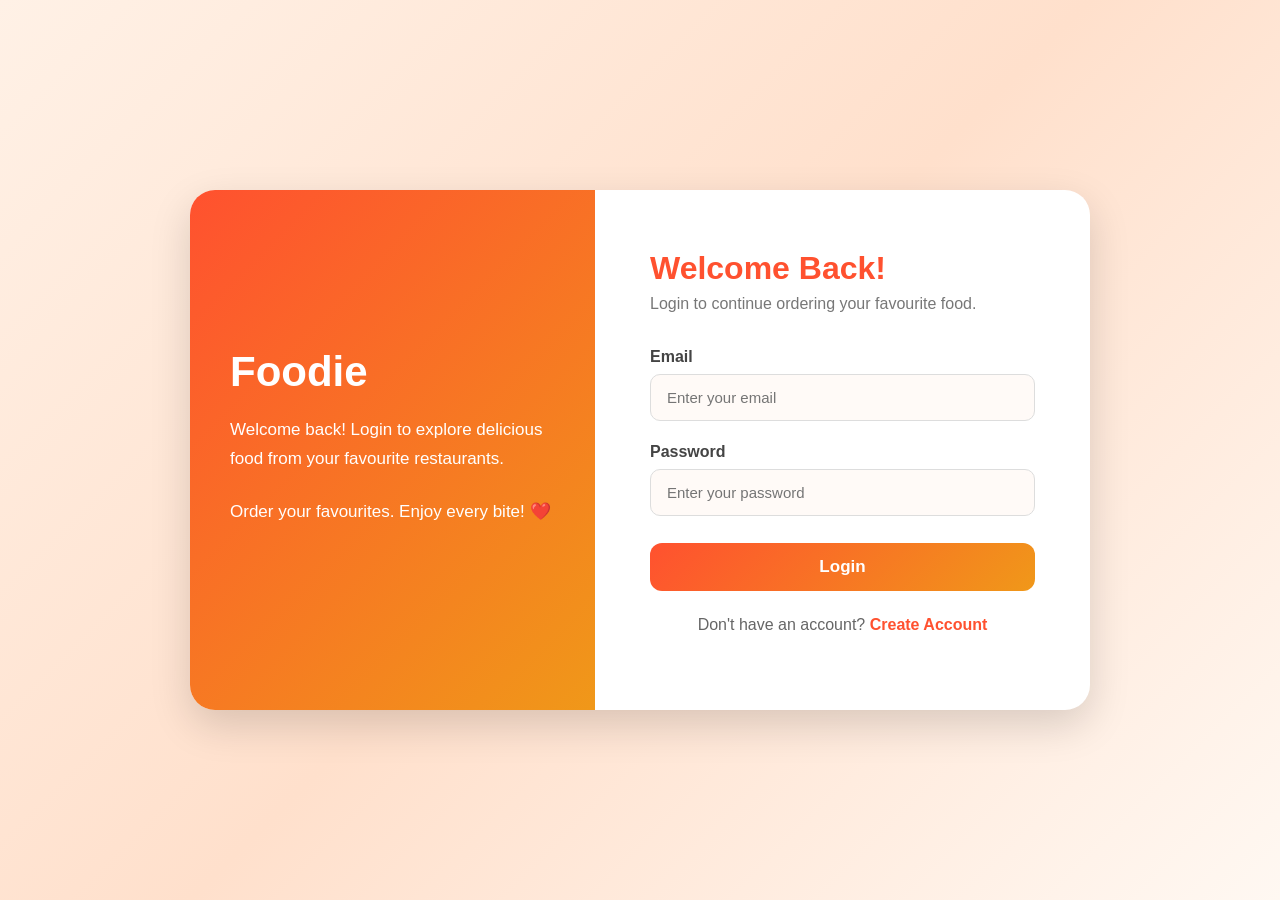
<file: index.html>
<!DOCTYPE html>
<html>
<head>
    <meta charset="UTF-8">
    <title>FoodieExpress</title>

    <meta http-equiv="refresh"
          content="0; URL=login.html">
</head>

<body>

    <p>Loading FoodieExpress...</p>

</body>
</html>
</file>
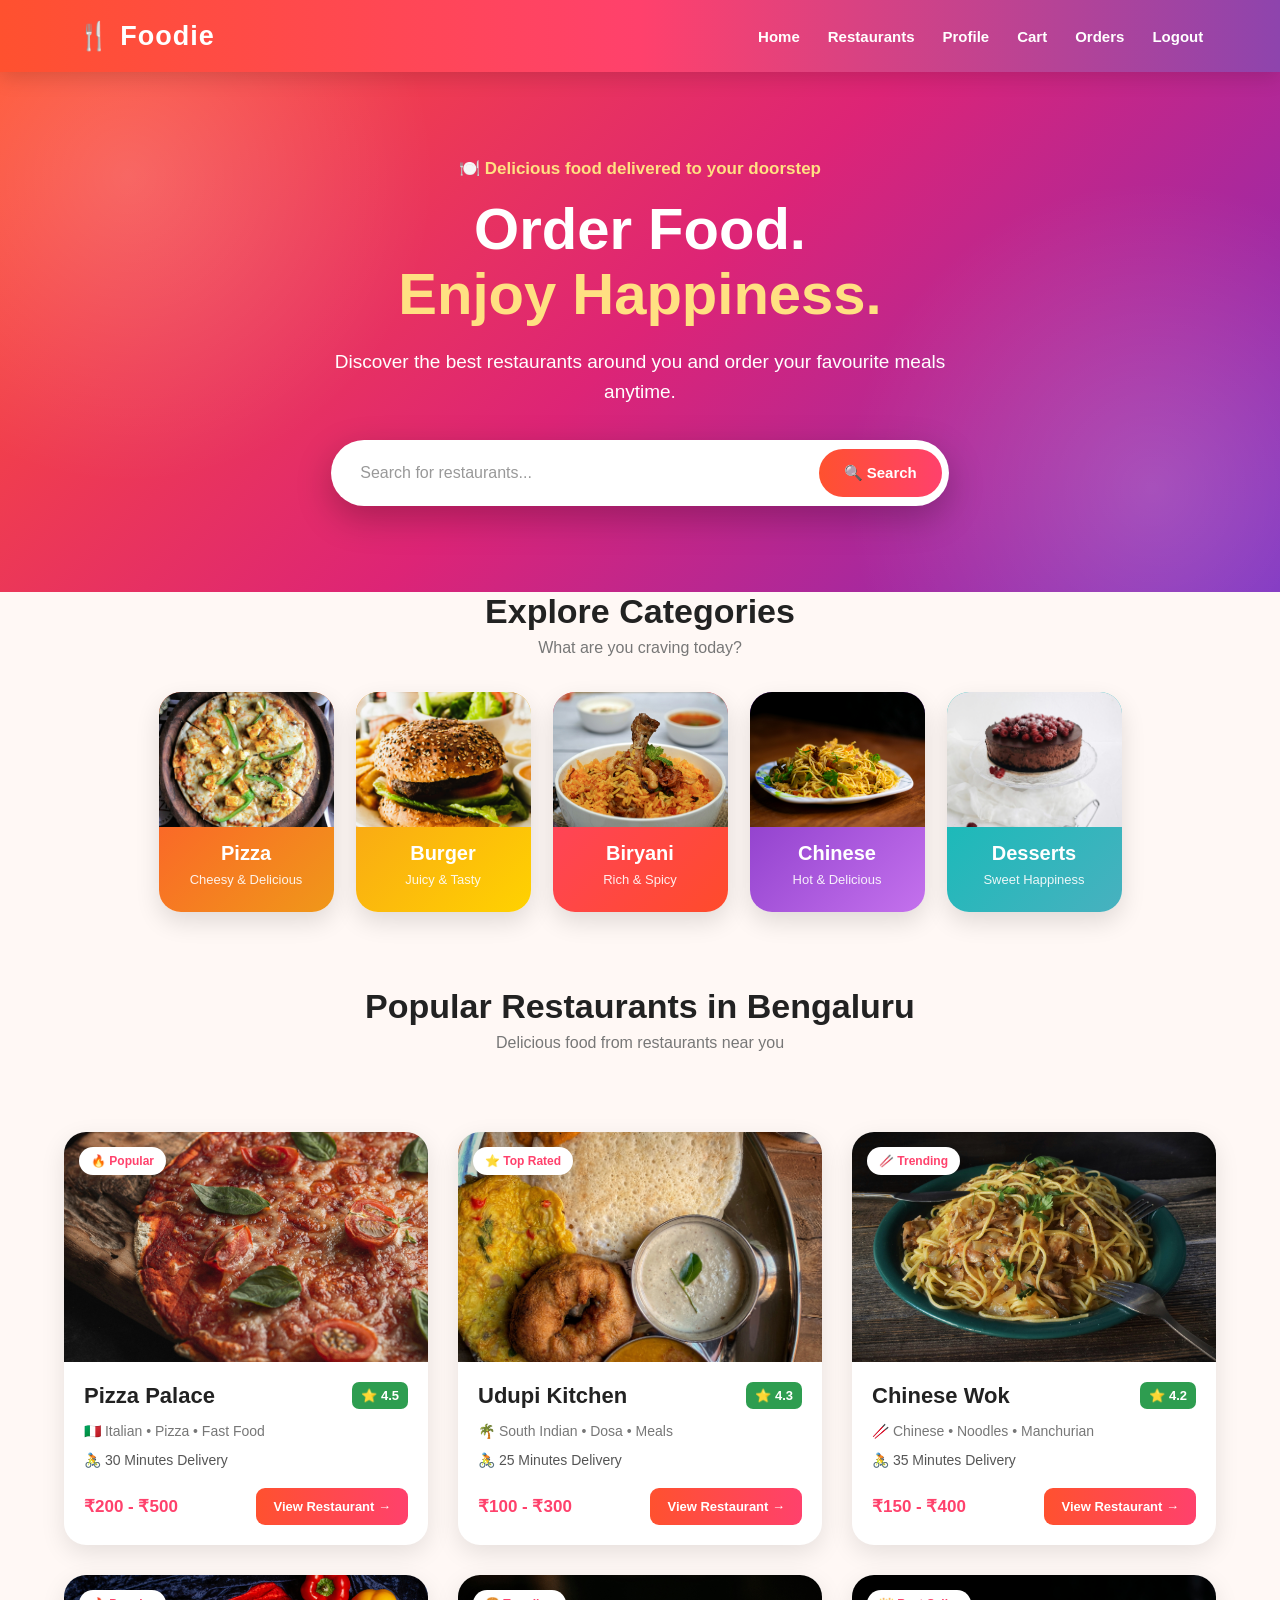
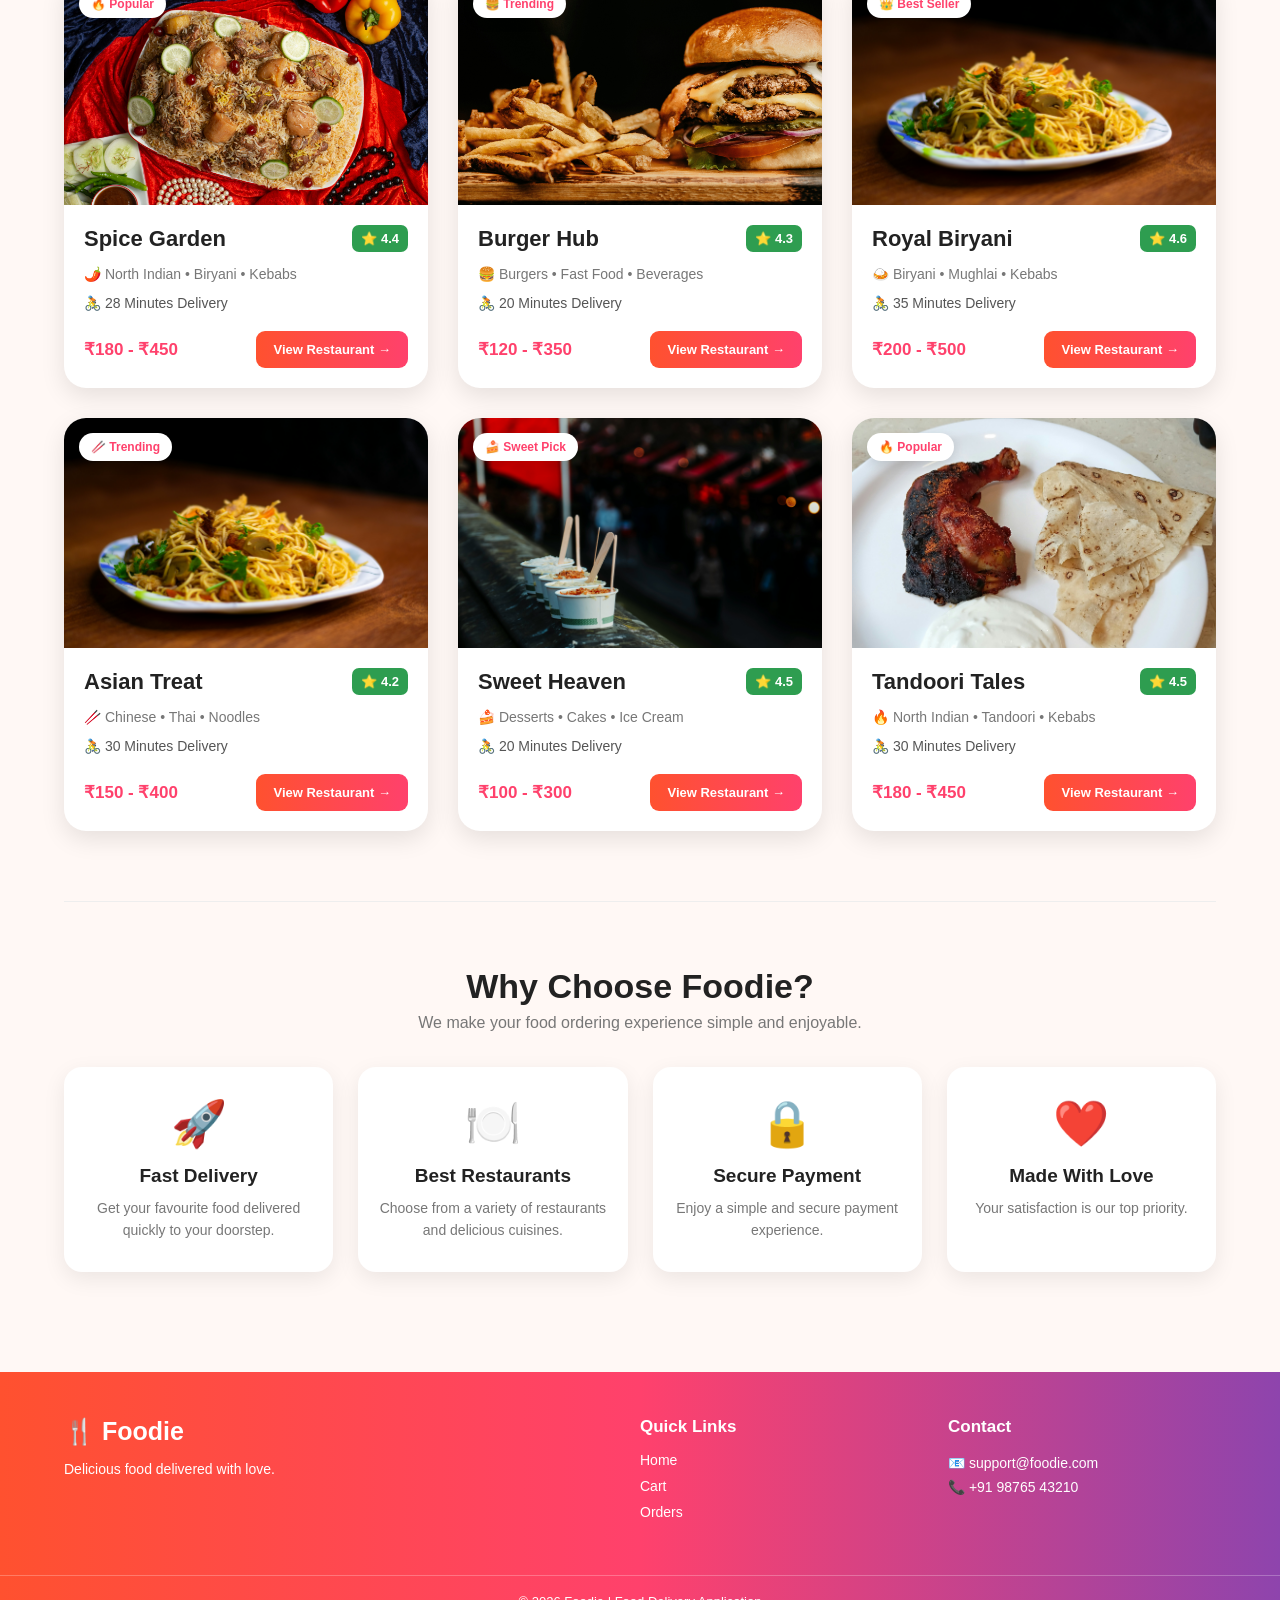
<file: home.html>
<!DOCTYPE html>

<html lang="en">

<head>

    <meta charset="UTF-8">

    <meta name="viewport" content="width=device-width, initial-scale=1.0">

    <title>Food Delivery - Home</title>

    <link rel="stylesheet" href="css/style.css">

    <style>

        /* SEARCH MESSAGE */

        #searchMessage {

            text-align: center;

            font-size: 18px;

            font-weight: bold;

            margin: 20px 0;

            min-height: 25px;

        }

    </style>

</head>

<body>

<!-- =========================
     NAVIGATION BAR
========================== -->

<nav class="navbar">

    <div class="logo">
        🍴 Foodie
    </div>

    <div class="nav-links">

        <a href="home.html">Home</a>
        <a href="#restaurants">Restaurants</a>
        <a href="profile">Profile</a>

        <!-- CART GOES TO CART SERVLET -->
        <a href="cart">Cart</a>

      <a href="orderHistory">Orders</a>

        <a href="logout">Logout</a>

    </div>

</nav>


<!-- =========================
     HERO SECTION
========================== -->

<section class="hero">

    <div class="hero-content">

        <p class="hero-small-text">
            🍽️ Delicious food delivered to your doorstep
        </p>

        <h1>
            Order Food.<br>
            <span>Enjoy Happiness.</span>
        </h1>

        <p class="hero-description">
            Discover the best restaurants around you and
            order your favourite meals anytime.
        </p>


        <!-- SEARCH -->

        <div class="search-box">

            <input
                type="text"
                id="restaurantSearch"
                placeholder="Search for restaurants..."
            >

            <button onclick="searchRestaurant()">
                🔍 Search
            </button>

        </div>

    </div>

</section>


<!-- =========================
     MAIN CONTENT
========================== -->

<main class="container">


    <!-- =========================
         CATEGORY SECTION
    ========================== -->

    <section>

        <h2 class="section-title">
            Explore Categories
        </h2>

        <p class="section-subtitle">
            What are you craving today?
        </p>


        <div class="categories">


            <div class="category pizza">

                <img src="images/pizza.jpg" alt="Pizza">

                <h3>Pizza</h3>

                <p>Cheesy & Delicious</p>

            </div>


            <div class="category burger">

                <img src="images/burger.jpg" alt="Burger">

                <h3>Burger</h3>

                <p>Juicy & Tasty</p>

            </div>


            <div class="category biryani">

                <img src="images/biryani.jpg" alt="Biryani">

                <h3>Biryani</h3>

                <p>Rich & Spicy</p>

            </div>


            <div class="category chinese">

                <img src="images/chinese.jpg" alt="Chinese">

                <h3>Chinese</h3>

                <p>Hot & Delicious</p>

            </div>


            <div class="category dessert">

                <img src="images/dessert.jpg" alt="Desserts">

                <h3>Desserts</h3>

                <p>Sweet Happiness</p>

            </div>


        </div>

    </section>



    <!-- =========================
         RESTAURANT SECTION
    ========================== -->

   <section class="restaurant-section" id="restaurants">

        <h2 class="section-title">
            Popular Restaurants in Bengaluru
        </h2>

        <p class="section-subtitle">
            Delicious food from restaurants near you
        </p>


        <!-- SEARCH MESSAGE -->

        <p id="searchMessage"></p>


        <div class="restaurants" id="restaurantList">


            <!-- =========================
                 RESTAURANT 1
            ========================== -->

            <div class="card">

                <div class="restaurant-image pizza-image">

                    <img
                        src="images/pizza-palace.jpg"
                        alt="Pizza Palace"
                    >

                    <div class="popular-badge">
                        🔥 Popular
                    </div>

                </div>


                <div class="card-content">

                    <div class="card-title-row">

                        <h2>Pizza Palace</h2>

                        <span class="rating">
                            ⭐ 4.5
                        </span>

                    </div>


                    <p class="cuisine">
                        🇮🇹 Italian • Pizza • Fast Food
                    </p>


                    <p class="delivery">
                        🚴 30 Minutes Delivery
                    </p>


                    <div class="card-footer">

                        <span class="price">
                            ₹200 - ₹500
                        </span>

                        <a
                            href="restaurants?restaurantId=2"
                            class="btn"
                        >
                            View Restaurant →
                        </a>

                    </div>

                </div>

            </div>



            <!-- =========================
                 RESTAURANT 2
            ========================== -->

            <div class="card">

                <div class="restaurant-image udupi-image">

                    <img
                        src="images/udupi-kitchen.jpg"
                        alt="Udupi Kitchen"
                    >

                    <div class="popular-badge">
                        ⭐ Top Rated
                    </div>

                </div>


                <div class="card-content">

                    <div class="card-title-row">

                        <h2>Udupi Kitchen</h2>

                        <span class="rating">
                            ⭐ 4.3
                        </span>

                    </div>


                    <p class="cuisine">
                        🌴 South Indian • Dosa • Meals
                    </p>


                    <p class="delivery">
                        🚴 25 Minutes Delivery
                    </p>


                    <div class="card-footer">

                        <span class="price">
                            ₹100 - ₹300
                        </span>

                        <a
                            href="restaurants?restaurantId=4"
                            class="btn"
                        >
                            View Restaurant →
                        </a>

                    </div>

                </div>

            </div>



            <!-- =========================
                 RESTAURANT 3
            ========================== -->

            <div class="card">

                <div class="restaurant-image chinese-image">

                    <img
                        src="images/chinese-wok.jpg"
                        alt="Chinese Wok"
                    >

                    <div class="popular-badge">
                        🥢 Trending
                    </div>

                </div>


                <div class="card-content">

                    <div class="card-title-row">

                        <h2>Chinese Wok</h2>

                        <span class="rating">
                            ⭐ 4.2
                        </span>

                    </div>


                    <p class="cuisine">
                        🥢 Chinese • Noodles • Manchurian
                    </p>


                    <p class="delivery">
                        🚴 35 Minutes Delivery
                    </p>


                    <div class="card-footer">

                        <span class="price">
                            ₹150 - ₹400
                        </span>

                        <a
                            href="restaurants?restaurantId=5"
                            class="btn"
                        >
                            View Restaurant →
                        </a>

                    </div>

                </div>

            </div>



            <!-- =========================
                 RESTAURANT 4 - SPICE GARDEN
            ========================== -->

            <div class="card">

                <div class="restaurant-image">

                    <img
                        src="images/spice-garden.jpg"
                        alt="Spice Garden"
                    >

                    <div class="popular-badge">
                        🔥 Popular
                    </div>

                </div>


                <div class="card-content">

                    <div class="card-title-row">

                        <h2>Spice Garden</h2>

                        <span class="rating">
                            ⭐ 4.4
                        </span>

                    </div>


                    <p class="cuisine">
                        🌶️ North Indian • Biryani • Kebabs
                    </p>


                    <p class="delivery">
                        🚴 28 Minutes Delivery
                    </p>


                    <div class="card-footer">

                        <span class="price">
                            ₹180 - ₹450
                        </span>

                        <a
                            href="restaurants?restaurantId=40"
                            class="btn"
                        >
                            View Restaurant →
                        </a>

                    </div>

                </div>

            </div>



            <!-- =========================
                 RESTAURANT 5 - BURGER HUB
            ========================== -->

            <div class="card">

                <div class="restaurant-image">

                    <img
                        src="images/burger-hub.jpg"
                        alt="Burger Hub"
                    >

                    <div class="popular-badge">
                        🍔 Trending
                    </div>

                </div>


                <div class="card-content">

                    <div class="card-title-row">

                        <h2>Burger Hub</h2>

                        <span class="rating">
                            ⭐ 4.3
                        </span>

                    </div>


                    <p class="cuisine">
                        🍔 Burgers • Fast Food • Beverages
                    </p>


                    <p class="delivery">
                        🚴 20 Minutes Delivery
                    </p>


                    <div class="card-footer">

                        <span class="price">
                            ₹120 - ₹350
                        </span>

                        <a
                            href="restaurants?restaurantId=41"
                            class="btn"
                        >
                            View Restaurant →
                        </a>

                    </div>

                </div>

            </div>



            <!-- =========================
                 RESTAURANT 6 - ROYAL BIRYANI
            ========================== -->

            <div class="card">

                <div class="restaurant-image">

                    <img
                        src="royal-biryani.jpg"
                        alt="Royal Biryani"
                    >

                    <div class="popular-badge">
                        👑 Best Seller
                    </div>

                </div>


                <div class="card-content">

                    <div class="card-title-row">

                        <h2>Royal Biryani</h2>

                        <span class="rating">
                            ⭐ 4.6
                        </span>

                    </div>


                    <p class="cuisine">
                        🍛 Biryani • Mughlai • Kebabs
                    </p>


                    <p class="delivery">
                        🚴 35 Minutes Delivery
                    </p>


                    <div class="card-footer">

                        <span class="price">
                            ₹200 - ₹500
                        </span>

                        <a
                            href="restaurants?restaurantId=42"
                            class="btn"
                        >
                            View Restaurant →
                        </a>

                    </div>

                </div>

            </div>



            <!-- =========================
                 RESTAURANT 7 - ASIAN TREAT
            ========================== -->

            <div class="card">

                <div class="restaurant-image">

                    <img
                        src="images/asian-treat.jpg"
                        alt="Asian Treat"
                    >

                    <div class="popular-badge">
                        🥢 Trending
                    </div>

                </div>


                <div class="card-content">

                    <div class="card-title-row">

                        <h2>Asian Treat</h2>

                        <span class="rating">
                            ⭐ 4.2
                        </span>

                    </div>


                    <p class="cuisine">
                        🥢 Chinese • Thai • Noodles
                    </p>


                    <p class="delivery">
                        🚴 30 Minutes Delivery
                    </p>


                    <div class="card-footer">

                        <span class="price">
                            ₹150 - ₹400
                        </span>

                        <a
                            href="restaurants?restaurantId=43"
                            class="btn"
                        >
                            View Restaurant →
                        </a>

                    </div>

                </div>

            </div>



            <!-- =========================
                 RESTAURANT 8 - SWEET HEAVEN
            ========================== -->

            <div class="card">

                <div class="restaurant-image">

                    <img
                        src="images/sweet-heaven.jpg"
                        alt="Sweet Heaven"
                    >

                    <div class="popular-badge">
                        🍰 Sweet Pick
                    </div>

                </div>


                <div class="card-content">

                    <div class="card-title-row">

                        <h2>Sweet Heaven</h2>

                        <span class="rating">
                            ⭐ 4.5
                        </span>

                    </div>


                    <p class="cuisine">
                        🍰 Desserts • Cakes • Ice Cream
                    </p>


                    <p class="delivery">
                        🚴 20 Minutes Delivery
                    </p>


                    <div class="card-footer">

                        <span class="price">
                            ₹100 - ₹300
                        </span>

                        <a
                            href="restaurants?restaurantId=44"
                            class="btn"
                        >
                            View Restaurant →
                        </a>

                    </div>

                </div>

            </div>



            <!-- =========================
                 RESTAURANT 9 - TANDOORI TALES
            ========================== -->

            <div class="card">

                <div class="restaurant-image">

                    <img
                        src="images/tandoori-tales.jpg"
                        alt="Tandoori Tales"
                    >

                    <div class="popular-badge">
                        🔥 Popular
                    </div>

                </div>


                <div class="card-content">

                    <div class="card-title-row">

                        <h2>Tandoori Tales</h2>

                        <span class="rating">
                            ⭐ 4.5
                        </span>

                    </div>


                    <p class="cuisine">
                        🔥 North Indian • Tandoori • Kebabs
                    </p>


                    <p class="delivery">
                        🚴 30 Minutes Delivery
                    </p>


                    <div class="card-footer">

                        <span class="price">
                            ₹180 - ₹450
                        </span>

                        <a
                            href="restaurants?restaurantId=45"
                            class="btn"
                        >
                            View Restaurant →
                        </a>

                    </div>

                </div>

            </div>


        </div>

    </section>



    <!-- =========================
         WHY CHOOSE US
    ========================== -->

    <section class="why-section">

        <h2 class="section-title">
            Why Choose Foodie?
        </h2>

        <p class="section-subtitle">
            We make your food ordering experience simple and enjoyable.
        </p>


        <div class="features">


            <div class="feature">

                <div class="feature-icon">
                    🚀
                </div>

                <h3>Fast Delivery</h3>

                <p>
                    Get your favourite food delivered
                    quickly to your doorstep.
                </p>

            </div>


            <div class="feature">

                <div class="feature-icon">
                    🍽️
                </div>

                <h3>Best Restaurants</h3>

                <p>
                    Choose from a variety of restaurants
                    and delicious cuisines.
                </p>

            </div>


            <div class="feature">

                <div class="feature-icon">
                    🔒
                </div>

                <h3>Secure Payment</h3>

                <p>
                    Enjoy a simple and secure
                    payment experience.
                </p>

            </div>


            <div class="feature">

                <div class="feature-icon">
                    ❤️
                </div>

                <h3>Made With Love</h3>

                <p>
                    Your satisfaction is our
                    top priority.
                </p>

            </div>


        </div>

    </section>


</main>


<!-- =========================
     FOOTER
========================== -->

<footer>

    <div class="footer-content">


        <div>

            <h2>🍴 Foodie</h2>

            <p>
                Delicious food delivered with love.
            </p>

        </div>


        <div>

            <h3>Quick Links</h3>

            <a href="home.html">Home</a>

            <!-- CART GOES TO CART SERVLET -->
            <a href="cart">Cart</a>

            <a href="order-history.html">Orders</a>

        </div>


        <div>

            <h3>Contact</h3>

            <p>📧 support@foodie.com</p>

            <p>📞 +91 98765 43210</p>

        </div>


    </div>


    <div class="copyright">

        <p>
            © 2026 Foodie | Food Delivery Application
        </p>

    </div>

</footer>



<!-- =========================
     RESTAURANT SEARCH
========================== -->

<script>

    function searchRestaurant() {

        let searchText =
            document.getElementById("restaurantSearch")
            .value
            .trim()
            .toLowerCase();

        let cards =
            document.querySelectorAll(".restaurants .card");

        let message =
            document.getElementById("searchMessage");


        /* Empty Search */

        if (searchText === "") {

            cards.forEach(function(card) {

                card.style.display = "block";

            });

            message.innerHTML = "";

            return;
        }


        let found = false;


        /* Check Every Restaurant */

        cards.forEach(function(card) {

            let restaurantName =
                card.querySelector(".card-title-row h2")
                .innerText
                .trim()
                .toLowerCase();


            /* Exact Match */

            if (restaurantName === searchText) {

                card.style.display = "block";

                found = true;

            } else {

                card.style.display = "none";

            }

        });


        /* Result Message */

        if (found) {

            message.innerHTML =
                "🍽️ Restaurant found!";

            message.style.color = "green";

        } else {

            message.innerHTML =
                "❌ Restaurant not found. Please try another restaurant.";

            message.style.color = "#ff512f";

        }

    }


    /* Search when ENTER key is pressed */

    document
        .getElementById("restaurantSearch")
        .addEventListener("keypress", function(event) {

            if (event.key === "Enter") {

                searchRestaurant();

            }

        });

</script>


</body>

</html>
</file>
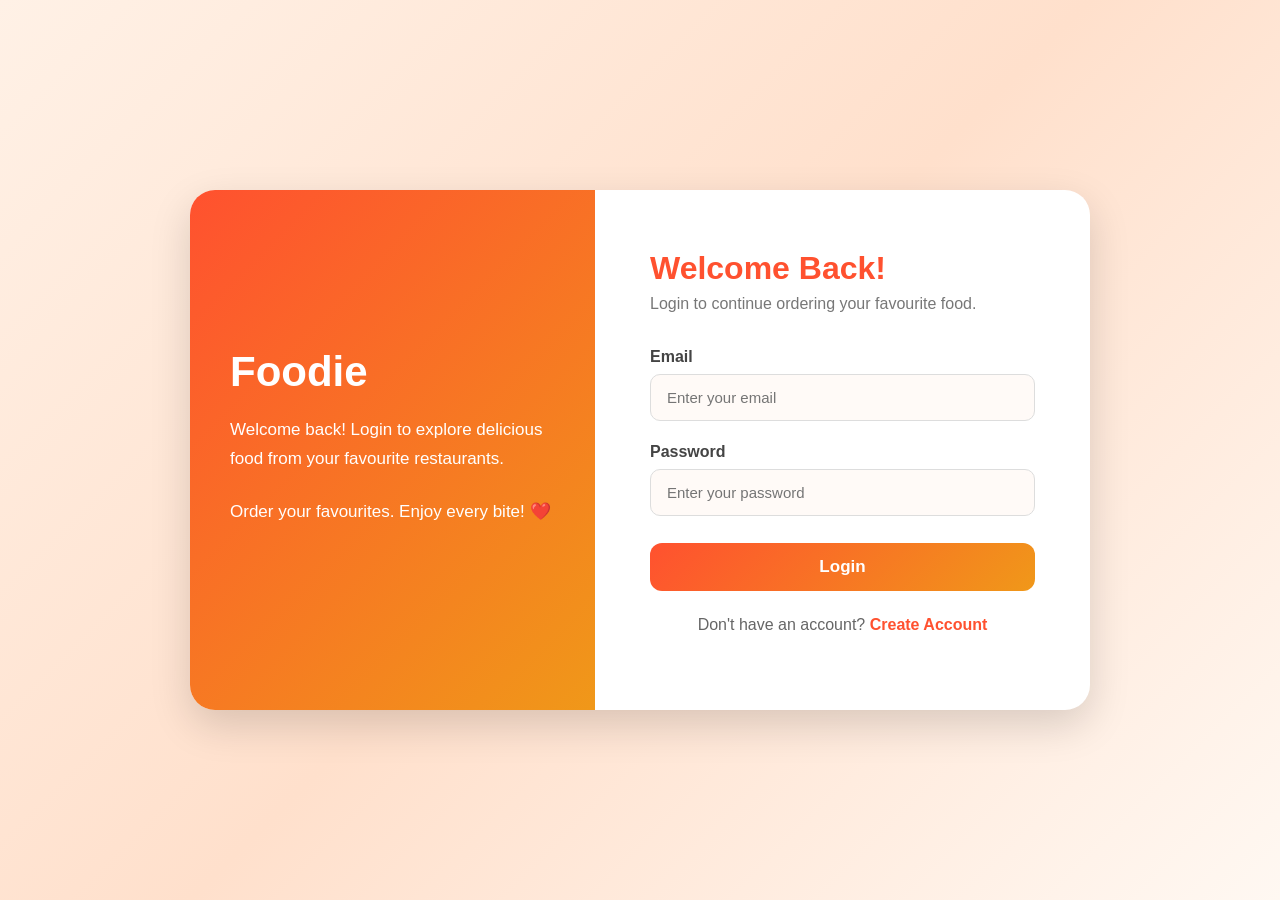
<file: login.html>
<!DOCTYPE html>

<html>

<head>

<meta charset="UTF-8">
<title>Food Delivery - Login</title>

<style>

    * {
        box-sizing: border-box;
        margin: 0;
        padding: 0;
    }

    body {
        font-family: Arial, sans-serif;
        min-height: 100vh;

        background: linear-gradient(
            135deg,
            #fff1e6,
            #ffe0cc,
            #fff8f2
        );

        display: flex;
        justify-content: center;
        align-items: center;
    }

    /* Main Container */

    .login-container {
        width: 900px;
        min-height: 520px;
        display: flex;
        background: white;
        border-radius: 25px;
        overflow: hidden;

        box-shadow: 0 15px 40px rgba(0, 0, 0, 0.15);
    }

    /* Left Section */

    .login-left {
        width: 45%;

        background: linear-gradient(
            135deg,
            #ff512f,
            #f09819
        );

        color: white;
        padding: 50px 40px;

        display: flex;
        flex-direction: column;
        justify-content: center;
    }

    .login-left h1 {
        font-size: 42px;
        margin-bottom: 20px;
    }

    .login-left p {
        font-size: 17px;
        line-height: 1.7;
        margin-bottom: 25px;
    }

    /* Right Section */

    .login-right {
        width: 55%;
        padding: 60px 55px;
    }

    .login-right h2 {
        color: #ff512f;
        font-size: 32px;
        margin-bottom: 8px;
    }

    .subtitle {
        color: #777;
        margin-bottom: 35px;
    }

    /* Form */

    .form-group {
        margin-bottom: 22px;
    }

    label {
        display: block;
        margin-bottom: 8px;
        font-weight: bold;
        color: #444;
    }

    input {
        width: 100%;
        padding: 14px 16px;
        border: 1px solid #ddd;
        border-radius: 10px;
        font-size: 15px;
        outline: none;
        background: #fffaf7;
        transition: 0.3s;
    }

    input:focus {
        border-color: #ff512f;

        box-shadow:
            0 0 8px
            rgba(255, 81, 47, 0.2);

        background: white;
    }

    /* Login Button */

    .login-btn {
        width: 100%;
        padding: 14px;
        margin-top: 5px;

        border: none;
        border-radius: 12px;

        background: linear-gradient(
            135deg,
            #ff512f,
            #f09819
        );

        color: white;
        font-size: 17px;
        font-weight: bold;
        cursor: pointer;
        transition: 0.3s;
    }

    .login-btn:hover {
        transform: translateY(-2px);

        box-shadow:
            0 8px 18px
            rgba(255, 81, 47, 0.3);
    }

    /* Signup Link */

    .signup-text {
        text-align: center;
        margin-top: 25px;
        color: #666;
    }

    .signup-text a {
        color: #ff512f;
        text-decoration: none;
        font-weight: bold;
    }

    .signup-text a:hover {
        text-decoration: underline;
    }

    /* Mobile */

    @media (max-width: 750px) {

        .login-container {
            width: 90%;
            flex-direction: column;
        }

        .login-left,
        .login-right {
            width: 100%;
        }

        .login-left {
            padding: 35px;
            text-align: center;
        }

        .login-left h1 {
            font-size: 32px;
        }

        .login-right {
            padding: 40px 30px;
        }
    }

</style>

</head>

<body>

<div class="login-container">

    <!-- Left Section -->

    <div class="login-left">

        <h1>Foodie</h1>

        <p>
            Welcome back! Login to explore
            delicious food from your favourite
            restaurants.
        </p>

        <p>
            Order your favourites.
            Enjoy every bite! ❤️
        </p>

    </div>


    <!-- Right Section -->

    <div class="login-right">

        <h2>Welcome Back!</h2>

        <p class="subtitle">
            Login to continue ordering your favourite food.
        </p>


        <form action="login" method="post">

            <div class="form-group">

                <label>Email</label>

                <input
                    type="email"
                    name="email"
                    placeholder="Enter your email"
                    required>

            </div>


            <div class="form-group">

                <label>Password</label>

                <input
                    type="password"
                    name="password"
                    placeholder="Enter your password"
                    required>

            </div>


            <input
                type="submit"
                value="Login"
                class="login-btn">


        </form>


        <p class="signup-text">

            Don't have an account?

            <a href="signup.html">
                Create Account
            </a>

        </p>


    </div>

</div>

</body>

</html>
</file>
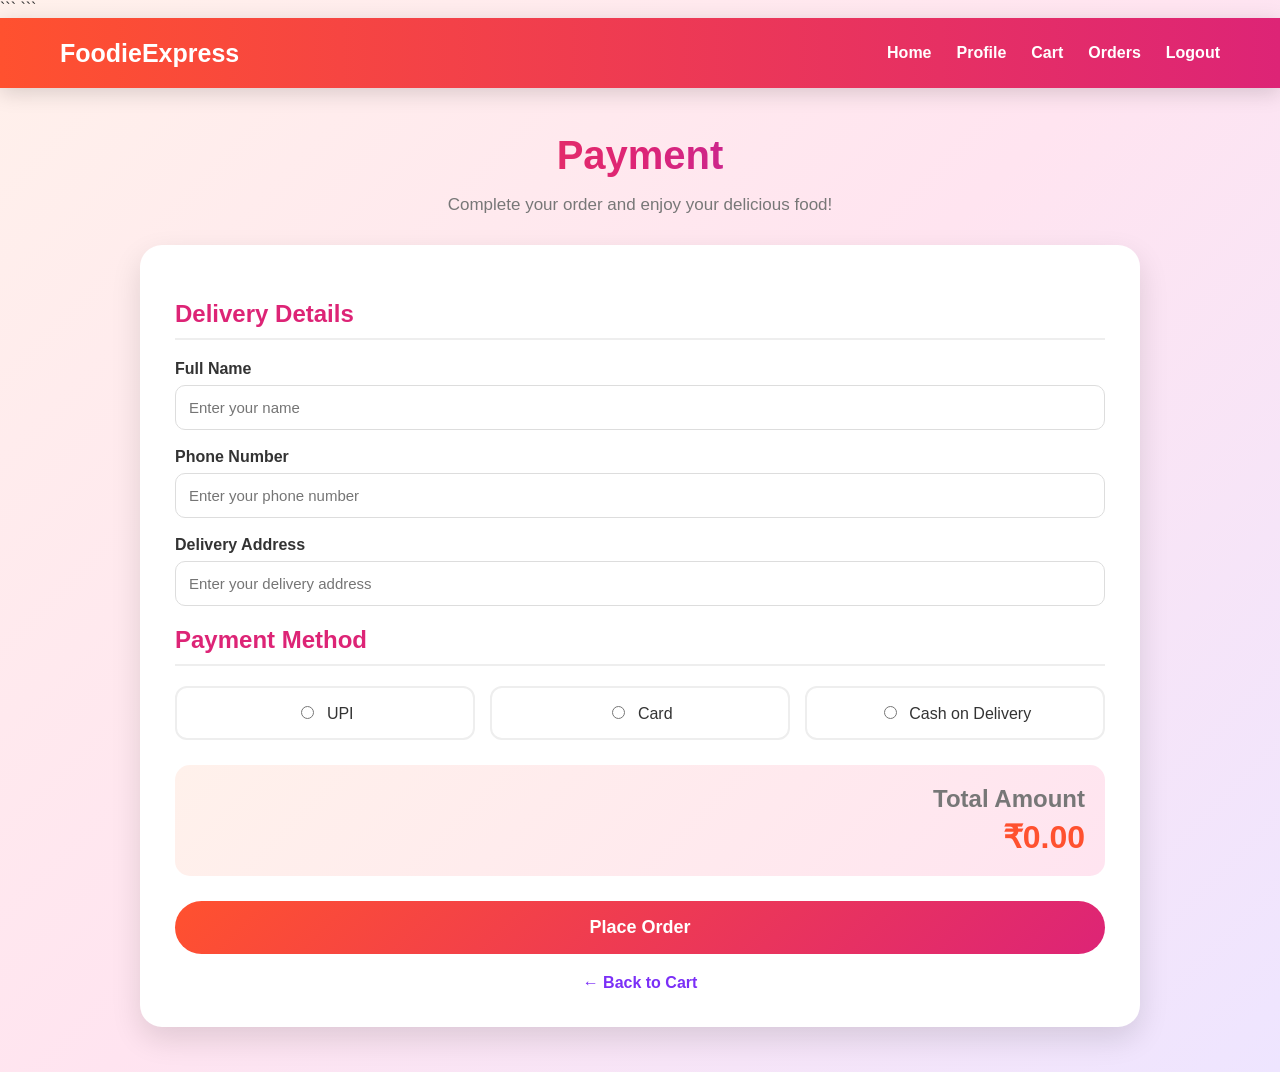
<file: payment.html>
<!DOCTYPE html>

<html>

<head>


<meta charset="UTF-8">

<title>Payment - FoodieExpress</title>

<style>

    * {
        box-sizing: border-box;
    }

    body {
        margin: 0;
        font-family: Arial, sans-serif;
        background: linear-gradient(135deg, #fff1eb, #ffe4f0, #eee5ff);
        min-height: 100vh;
        color: #333;
    }

    /* NAVBAR */

    .navbar {
        height: 70px;
        background: linear-gradient(90deg, #ff512f, #dd2476);
        display: flex;
        align-items: center;
        justify-content: space-between;
        padding: 0 60px;
        color: white;
        box-shadow: 0 5px 20px rgba(0,0,0,0.15);
    }

    .logo {
        font-size: 25px;
        font-weight: bold;
    }

    .nav-links {
        display: flex;
        gap: 25px;
    }

    .nav-links a {
        color: white;
        text-decoration: none;
        font-weight: bold;
    }

    .nav-links a:hover {
        color: #ffe082;
    }

    /* MAIN */

    .container {
        width: 90%;
        max-width: 1000px;
        margin: 45px auto;
    }

    .heading {
        text-align: center;
        margin-bottom: 30px;
    }

    .heading h1 {
        font-size: 40px;
        margin: 0;
        background: linear-gradient(90deg, #ff512f, #dd2476, #7b2ff7);
        -webkit-background-clip: text;
        -webkit-text-fill-color: transparent;
    }

    .heading p {
        color: #777;
        font-size: 17px;
    }

    /* PAYMENT BOX */

    .payment-container {
        background: white;
        border-radius: 22px;
        padding: 35px;
        box-shadow: 0 12px 30px rgba(0,0,0,0.12);
    }

    .section-title {
        color: #dd2476;
        margin-bottom: 20px;
        border-bottom: 2px solid #eee;
        padding-bottom: 10px;
    }

    /* FORM */

    .form-group {
        margin-bottom: 18px;
    }

    .form-group label {
        display: block;
        font-weight: bold;
        margin-bottom: 7px;
    }

    .form-group input,
    .form-group select {
        width: 100%;
        padding: 13px;
        border: 1px solid #ddd;
        border-radius: 10px;
        font-size: 15px;
        outline: none;
    }

    .form-group input:focus,
    .form-group select:focus {
        border-color: #dd2476;
    }

    /* PAYMENT METHODS */

    .payment-methods {
        display: flex;
        gap: 15px;
        flex-wrap: wrap;
        margin-bottom: 25px;
    }

    .payment-option {
        flex: 1;
        min-width: 150px;
        border: 2px solid #eee;
        border-radius: 12px;
        padding: 15px;
        text-align: center;
        cursor: pointer;
    }

    .payment-option:hover {
        border-color: #dd2476;
        background: #fff4f8;
    }

    .payment-option input {
        margin-right: 8px;
    }

    /* TOTAL */

    .total-box {
        margin-top: 25px;
        padding: 20px;
        border-radius: 15px;
        background: linear-gradient(135deg, #fff1eb, #ffe4f0);
        text-align: right;
    }

    .total-box h2 {
        margin: 0;
        color: #777;
    }

    .total {
        font-size: 32px;
        font-weight: bold;
        color: #ff512f;
        margin-top: 5px;
    }

    /* BUTTON */

    .place-order {
        width: 100%;
        margin-top: 25px;
        padding: 16px;
        border: none;
        border-radius: 30px;
        background: linear-gradient(135deg, #ff512f, #dd2476);
        color: white;
        font-size: 18px;
        font-weight: bold;
        cursor: pointer;
    }

    .place-order:hover {
        opacity: 0.9;
    }

    .back-cart {
        display: block;
        text-align: center;
        margin-top: 20px;
        color: #7b2ff7;
        text-decoration: none;
        font-weight: bold;
    }

    @media(max-width: 700px) {

        .navbar {
            padding: 0 20px;
        }

        .nav-links {
            gap: 10px;
        }

        .nav-links a {
            font-size: 12px;
        }

        .payment-container {
            padding: 20px;
        }
    }

</style>
```

</head>

<body>

```
<!-- NAVBAR -->

<div class="navbar">

    <div class="logo">
        FoodieExpress
    </div>

    <div class="nav-links">

        <a href="home.html">Home</a>

        <a href="profile">Profile</a>

        <a href="cart">Cart</a>

       <a href="orderHistory">Orders</a>

       <a href="logout">Logout</a>

    </div>

</div>


<!-- MAIN -->

<div class="container">

    <div class="heading">

        <h1>Payment</h1>

        <p>
            Complete your order and enjoy your delicious food!
        </p>

    </div>


    <div class="payment-container">


        <!-- IMPORTANT:
             FORM STARTS HERE
             So all details will be sent to PlaceOrderServlet
        -->

        <form action="placeOrder" method="post">


            <!-- DELIVERY DETAILS -->

            <h2 class="section-title">
                Delivery Details
            </h2>


            <div class="form-group">

                <label>Full Name</label>

                <input
                    type="text"
                    name="name"
                    placeholder="Enter your name"
                    required>

            </div>


            <div class="form-group">

                <label>Phone Number</label>

                <input
                    type="text"
                    name="phone"
                    placeholder="Enter your phone number"
                    required>

            </div>


            <div class="form-group">

                <label>Delivery Address</label>

                <input
                    type="text"
                    name="address"
                    placeholder="Enter your delivery address"
                    required>

            </div>


            <!-- PAYMENT METHOD -->

            <h2 class="section-title">
                Payment Method
            </h2>


            <div class="payment-methods">

                <label class="payment-option">

                    <input
                        type="radio"
                        name="paymentMethod"
                        value="UPI"
                        required>

                    UPI

                </label>


                <label class="payment-option">

                    <input
                        type="radio"
                        name="paymentMethod"
                        value="Card">

                    Card

                </label>


                <label class="payment-option">

                    <input
                        type="radio"
                        name="paymentMethod"
                        value="Cash on Delivery">

                    Cash on Delivery

                </label>

            </div>


            <!-- TOTAL -->

            <div class="total-box">

                <h2>
                    Total Amount
                </h2>

               <div class="total" id="totalAmount">
                  &#8377;0.00
               </div>
            </div>


            <!-- PLACE ORDER -->

            <button
                class="place-order"
                type="submit">

                Place Order

            </button>


        </form>


        <!-- BACK TO CART -->

        <a
            href="cart"
            class="back-cart">

            &#8592; Back to Cart

        </a>


    </div>

</div>

<script>

    const urlParams = new URLSearchParams(window.location.search);

    const total = urlParams.get("total");

    if (total !== null) {

        document.getElementById("totalAmount").innerHTML =
            "&#8377;" + parseFloat(total).toFixed(2);

    }

</script>


</body>

</html>
</file>
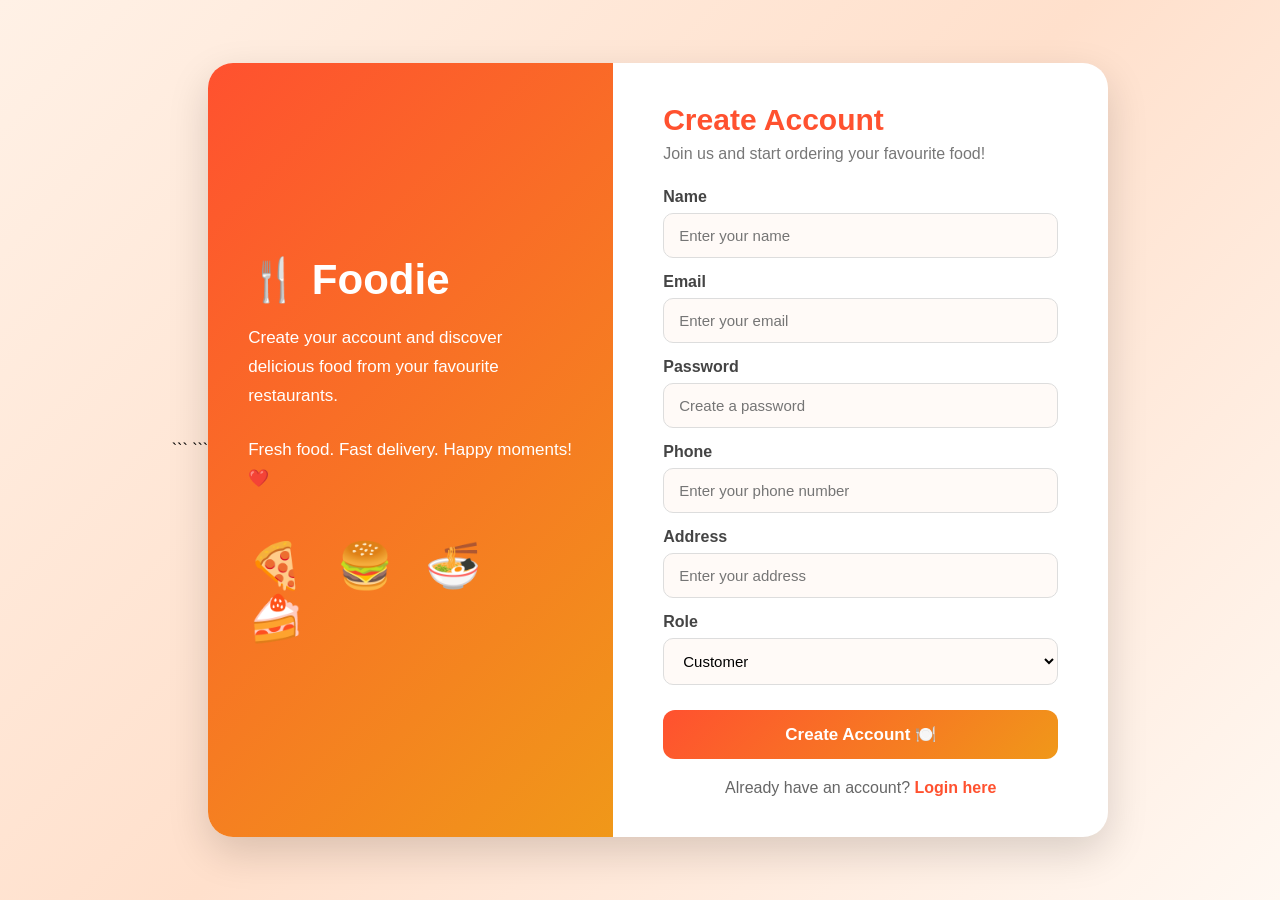
<file: signup.html>
<!DOCTYPE html>

<html>
<head>
    <meta charset="UTF-8">
    <title>Food Delivery - Sign Up</title>


<style>
    * {
        box-sizing: border-box;
        margin: 0;
        padding: 0;
    }

    body {
        font-family: Arial, sans-serif;
        min-height: 100vh;
        background: linear-gradient(135deg, #fff1e6, #ffe0cc, #fff8f2);
        display: flex;
        justify-content: center;
        align-items: center;
    }

    /* Main Container */
    .signup-container {
        width: 900px;
        min-height: 560px;
        display: flex;
        background: white;
        border-radius: 25px;
        overflow: hidden;
        box-shadow: 0 15px 40px rgba(0, 0, 0, 0.15);
    }

    /* Left Side */
    .signup-left {
        width: 45%;
        background: linear-gradient(135deg, #ff512f, #f09819);
        color: white;
        padding: 50px 40px;
        display: flex;
        flex-direction: column;
        justify-content: center;
    }

    .signup-left h1 {
        font-size: 42px;
        margin-bottom: 20px;
    }

    .signup-left p {
        font-size: 17px;
        line-height: 1.7;
        margin-bottom: 25px;
    }

    .food-icons {
        font-size: 45px;
        letter-spacing: 10px;
        margin-top: 20px;
    }

    /* Right Side */
    .signup-right {
        width: 55%;
        padding: 40px 50px;
    }

    .signup-right h2 {
        color: #ff512f;
        font-size: 30px;
        margin-bottom: 8px;
    }

    .subtitle {
        color: #777;
        margin-bottom: 25px;
    }

    /* Form */
    form {
        width: 100%;
    }

    .form-group {
        margin-bottom: 15px;
    }

    label {
        display: block;
        margin-bottom: 7px;
        font-weight: bold;
        color: #444;
    }

    input,
    select {
        width: 100%;
        padding: 13px 15px;
        border: 1px solid #ddd;
        border-radius: 10px;
        font-size: 15px;
        outline: none;
        transition: 0.3s;
        background: #fffaf7;
    }

    input:focus,
    select:focus {
        border-color: #ff512f;
        box-shadow: 0 0 8px rgba(255, 81, 47, 0.2);
        background: white;
    }

    /* Button */
    .signup-btn {
        width: 100%;
        padding: 14px;
        margin-top: 10px;
        border: none;
        border-radius: 12px;
        background: linear-gradient(135deg, #ff512f, #f09819);
        color: white;
        font-size: 17px;
        font-weight: bold;
        cursor: pointer;
        transition: 0.3s;
    }

    .signup-btn:hover {
        transform: translateY(-2px);
        box-shadow: 0 8px 18px rgba(255, 81, 47, 0.3);
    }

    /* Login */
    .login-text {
        text-align: center;
        margin-top: 20px;
        color: #666;
    }

    .login-text a {
        color: #ff512f;
        text-decoration: none;
        font-weight: bold;
    }

    .login-text a:hover {
        text-decoration: underline;
    }

    /* Mobile */
    @media (max-width: 750px) {
        .signup-container {
            width: 90%;
            flex-direction: column;
        }

        .signup-left,
        .signup-right {
            width: 100%;
        }

        .signup-left {
            padding: 30px;
            text-align: center;
        }

        .signup-left h1 {
            font-size: 32px;
        }

        .signup-right {
            padding: 30px;
        }
    }
</style>
```

</head>

<body>

```
<div class="signup-container">

    <!-- Left Section -->
    <div class="signup-left">

        <h1>🍴 Foodie</h1>

        <p>
            Create your account and discover delicious
            food from your favourite restaurants.
        </p>

        <p>
            Fresh food. Fast delivery. Happy moments! ❤️
        </p>

        <div class="food-icons">
            🍕 🍔 🍜 🍰
        </div>

    </div>


    <!-- Right Section -->
    <div class="signup-right">

        <h2>Create Account</h2>

        <p class="subtitle">
            Join us and start ordering your favourite food!
        </p>

        <form action="signup" method="post">

            <div class="form-group">
                <label>Name</label>
                <input type="text" name="name"
                       placeholder="Enter your name" required>
            </div>

            <div class="form-group">
                <label>Email</label>
                <input type="email" name="email"
                       placeholder="Enter your email" required>
            </div>

            <div class="form-group">
                <label>Password</label>
                <input type="password" name="password"
                       placeholder="Create a password" required>
            </div>

            <div class="form-group">
                <label>Phone</label>
                <input type="text" name="phone"
                       placeholder="Enter your phone number" required>
            </div>

            <div class="form-group">
                <label>Address</label>
                <input type="text" name="adress"
                       placeholder="Enter your address" required>
            </div>

            <div class="form-group">
                <label>Role</label>
                <select name="role">
                    <option value="customer">Customer</option>
                    <option value="admin">Admin</option>
                </select>
            </div>

            <input type="submit"
                   value="Create Account 🍽️"
                   class="signup-btn">

        </form>

        <p class="login-text">
            Already have an account?
            <a href="login.html">Login here</a>
        </p>

    </div>

</div>


</body>
</html>
</file>
<file: css/style.css>
/* =====================================================
   COMMON
===================================================== */

* {
    box-sizing: border-box;
    margin: 0;
    padding: 0;
}

body {
    font-family: Arial, Helvetica, sans-serif;
    background: #fff8f5;
    color: #333;
}


/* =====================================================
   NAVIGATION BAR
===================================================== */

.navbar {
    width: 100%;
    min-height: 72px;

    padding: 0 6%;

    display: flex;
    align-items: center;
    justify-content: space-between;

    background: linear-gradient(
        90deg,
        #ff512f,
        #ff416c,
        #8e44ad
    );

    box-shadow: 0 5px 20px rgba(0, 0, 0, 0.15);

    position: sticky;
    top: 0;
    z-index: 1000;
}


/* Logo */

.logo {
    color: white;

    font-size: 27px;

    font-weight: bold;

    letter-spacing: 1px;
}


/* Navigation links */

.nav-links {
    display: flex;
    align-items: center;
    gap: 28px;
}

.nav-links a {
    color: white;

    text-decoration: none;

    font-size: 15px;

    font-weight: bold;

    padding: 9px 0;

    transition: 0.3s;
}

.nav-links a:hover {
    color: #ffe082;

    transform: translateY(-2px);
}


/* =====================================================
   HERO SECTION
===================================================== */

.hero {
    min-height: 520px;

    display: flex;

    justify-content: center;

    align-items: center;

    text-align: center;

    padding: 70px 20px;

    position: relative;

    overflow: hidden;

    background:
        radial-gradient(
            circle at 10% 20%,
            rgba(255, 255, 255, 0.18),
            transparent 25%
        ),

        radial-gradient(
            circle at 90% 80%,
            rgba(255, 255, 255, 0.18),
            transparent 25%
        ),

        linear-gradient(
            135deg,
            #ff512f,
            #dd2476,
            #7b2cbf
        );
}


.hero-content {
    max-width: 850px;

    position: relative;

    z-index: 2;
}


.hero-small-text {
    font-size: 17px;

    font-weight: bold;

    margin-bottom: 18px;

    color: #ffe082;
}


.hero h1 {
    color: white;

    font-size: 58px;

    line-height: 1.12;

    margin-bottom: 20px;

    font-weight: 800;
}


.hero h1 span {
    color: #ffe082;
}


.hero-description {
    color: white;

    font-size: 19px;

    line-height: 1.6;

    max-width: 650px;

    margin: 0 auto 32px;
}


/* =====================================================
   SEARCH BOX
===================================================== */

.search-box {
    width: 650px;

    max-width: 95%;

    margin: auto;

    padding: 7px;

    display: flex;

    align-items: center;

    background: white;

    border-radius: 50px;

    box-shadow: 0 12px 35px rgba(0, 0, 0, 0.25);
}


.search-box input {
    flex: 1;

    border: none;

    outline: none;

    padding: 17px 22px;

    font-size: 16px;

    border-radius: 50px;

    color: #333;
}


.search-box input::placeholder {
    color: #999;
}


.search-box button {
    border: none;

    outline: none;

    cursor: pointer;

    padding: 15px 25px;

    border-radius: 40px;

    color: white;

    background: linear-gradient(
        90deg,
        #ff512f,
        #ff416c
    );

    font-size: 15px;

    font-weight: bold;

    transition: 0.3s;
}


.search-box button:hover {
    transform: scale(1.05);
}


/* =====================================================
   MAIN CONTAINER
===================================================== */

.container {
    width: 90%;

    max-width: 1250px;

    margin: 0 auto;
}


/* =====================================================
   SECTION TITLE
===================================================== */

.section-title {
    text-align: center;

    font-size: 34px;

    color: #222;

    margin-bottom: 8px;
}


.section-subtitle {
    text-align: center;

    color: #777;

    font-size: 16px;

    margin-bottom: 35px;
}


/* =====================================================
   CATEGORY SECTION
===================================================== */

.categories {
    display: flex;

    justify-content: center;

    gap: 22px;

    flex-wrap: wrap;

    margin-bottom: 75px;
}




.category {
    width: 175px;
    min-height: 220px;
    text-align: center;
    border-radius: 22px;
    color: white;
    overflow: hidden;
    box-shadow: 0 10px 25px rgba(0, 0, 0, 0.12);
    transition: 0.35s;
    cursor: pointer;
    padding: 0 0 18px 0;
}

.category:hover {
    transform: translateY(-10px) scale(1.03);
    box-shadow: 0 18px 35px rgba(0, 0, 0, 0.18);
}

/* CATEGORY FOOD IMAGE */

.category img {
    width: 100%;
    height: 135px;
    object-fit: cover;
    display: block;
}

/* CATEGORY TITLE */

.category h3 {
    font-size: 20px;
    margin-top: 15px;
    margin-bottom: 7px;
}

.category p {
    font-size: 13px;
    opacity: 0.95;
}





.category h3 {
    font-size: 20px;

    margin-bottom: 7px;
}


.category p {
    font-size: 13px;

    opacity: 0.9;
}


/* Category colors */

.pizza {
    background: linear-gradient(
        135deg,
        #ff512f,
        #f09819
    );
}

.burger {
    background: linear-gradient(
        135deg,
        #f7971e,
        #ffd200
    );
}

.biryani {
    background: linear-gradient(
        135deg,
        #ff416c,
        #ff4b2b
    );
}

.chinese {
    background: linear-gradient(
        135deg,
        #7b2cbf,
        #c471ed
    );
}

.dessert {
    background: linear-gradient(
        135deg,
        #06beb6,
        #48b1bf
    );
}


/* =====================================================
   RESTAURANT SECTION
===================================================== */

.restaurant-section {
    padding-bottom: 70px;
}


.restaurants {
    display: grid;

    grid-template-columns:
        repeat(3, 1fr);

    gap: 30px;
}


/* =====================================================
   RESTAURANT CARD
===================================================== */

.card {
    background: white;

    border-radius: 22px;

    overflow: hidden;

    box-shadow:
        0 8px 25px rgba(0, 0, 0, 0.10);

    transition: 0.35s;
}


.card:hover {
    transform: translateY(-10px);

    box-shadow:
        0 18px 40px rgba(255, 65, 108, 0.25);
}


/* =====================================================
   RESTAURANT IMAGE
===================================================== */

.restaurant-image {
    width: 100%;
    height: 230px;
    position: relative;
    overflow: hidden;
}

.restaurant-image img {
    width: 100%;
    height: 100%;
    object-fit: cover;
    display: block;
}





/* Image backgrounds */

.pizza-image {
    background:
        linear-gradient(
            135deg,
            #ffd89b,
            #ff9a9e
        );
}


.udupi-image {
    background:
        linear-gradient(
            135deg,
            #d4fc79,
            #96e6a1
        );
}


.chinese-image {
    background:
        linear-gradient(
            135deg,
            #e0c3fc,
            #8ec5fc
        );
}

.restaurant-image {
    width: 100%;
    height: 230px;
    position: relative;
    overflow: hidden;
}

.restaurant-image img {
    width: 100%;
    height: 100%;
    object-fit: cover;
    display: block;
}


/* =====================================================
   POPULAR BADGE
===================================================== */

.popular-badge {
    position: absolute;

    top: 15px;

    left: 15px;

    padding: 7px 12px;

    border-radius: 20px;

    background: white;

    color: #ff416c;

    font-size: 12px;

    font-weight: bold;

    box-shadow: 0 4px 12px rgba(0, 0, 0, 0.12);
}


/* =====================================================
   CARD CONTENT
===================================================== */

.card-content {
    padding: 20px;
}


.card-title-row {
    display: flex;

    justify-content: space-between;

    align-items: center;

    gap: 10px;
}


.card h2 {
    font-size: 22px;

    color: #222;
}


.rating {
    background: #2e9d50;

    color: white;

    padding: 6px 9px;

    border-radius: 7px;

    font-size: 13px;

    font-weight: bold;

    white-space: nowrap;
}


.cuisine {
    color: #777;

    font-size: 14px;

    margin-top: 12px;

    line-height: 1.5;
}


.delivery {
    color: #555;

    font-size: 14px;

    margin-top: 10px;
}


/* =====================================================
   CARD FOOTER
===================================================== */

.card-footer {
    display: flex;

    justify-content: space-between;

    align-items: center;

    margin-top: 20px;
}


.price {
    color: #ff416c;

    font-size: 17px;

    font-weight: bold;
}


/* =====================================================
   BUTTON
===================================================== */

.btn {
    display: inline-block;

    text-decoration: none;

    color: white;

    background:
        linear-gradient(
            90deg,
            #ff512f,
            #ff416c
        );

    padding: 11px 17px;

    border-radius: 9px;

    font-size: 13px;

    font-weight: bold;

    transition: 0.3s;
}


.btn:hover {
    transform: scale(1.05);

    box-shadow:
        0 6px 18px rgba(255, 65, 108, 0.35);
}


/* =====================================================
   WHY CHOOSE US
===================================================== */

.why-section {
    padding: 65px 0 80px;

    border-top: 1px solid #eee;
}


.features {
    display: grid;

    grid-template-columns:
        repeat(4, 1fr);

    gap: 25px;
}


.feature {
    background: white;

    text-align: center;

    padding: 30px 20px;

    border-radius: 18px;

    box-shadow:
        0 7px 22px rgba(0, 0, 0, 0.08);

    transition: 0.3s;
}


.feature:hover {
    transform: translateY(-7px);
}


.feature-icon {
    font-size: 45px;

    margin-bottom: 15px;
}


.feature h3 {
    color: #222;

    font-size: 19px;

    margin-bottom: 10px;
}


.feature p {
    color: #777;

    font-size: 14px;

    line-height: 1.6;
}


/* =====================================================
   FOOTER
===================================================== */

footer {
    margin-top: 20px;

    color: white;

    background:
        linear-gradient(
            90deg,
            #ff512f,
            #ff416c,
            #8e44ad
        );
}


.footer-content {
    width: 90%;

    max-width: 1200px;

    margin: auto;

    padding: 45px 0;

    display: grid;

    grid-template-columns:
        2fr 1fr 1fr;

    gap: 40px;
}


.footer-content h2 {
    font-size: 25px;

    margin-bottom: 12px;
}


.footer-content h3 {
    font-size: 17px;

    margin-bottom: 15px;
}


.footer-content p {
    font-size: 14px;

    line-height: 1.7;
}


.footer-content a {
    display: block;

    color: white;

    text-decoration: none;

    font-size: 14px;

    margin-bottom: 10px;

    transition: 0.3s;
}


.footer-content a:hover {
    color: #ffe082;

    padding-left: 5px;
}


/* =====================================================
   COPYRIGHT
===================================================== */

.copyright {
    text-align: center;

    padding: 18px;

    border-top:
        1px solid rgba(255, 255, 255, 0.25);
}


.copyright p {
    font-size: 13px;
}


/* =====================================================
   RESPONSIVE - TABLET
===================================================== */

@media (max-width: 950px) {

    .navbar {
        padding: 15px 4%;
    }


    .nav-links {
        gap: 15px;
    }


    .nav-links a {
        font-size: 13px;
    }


    .hero h1 {
        font-size: 45px;
    }


    .restaurants {
        grid-template-columns:
            repeat(2, 1fr);
    }


    .features {
        grid-template-columns:
            repeat(2, 1fr);
    }

}


/* =====================================================
   RESPONSIVE - MOBILE
===================================================== */

@media (max-width: 650px) {

    .navbar {
        flex-direction: column;

        gap: 15px;

        padding: 18px 15px;
    }


    .nav-links {
        flex-wrap: wrap;

        justify-content: center;

        gap: 12px 18px;
    }


    .hero {
        min-height: 480px;

        padding: 55px 15px;
    }


    .hero h1 {
        font-size: 36px;
    }


    .hero-description {
        font-size: 16px;
    }


    .search-box {
        flex-direction: column;

        background: transparent;

        box-shadow: none;

        gap: 10px;
    }


    .search-box input {
        width: 100%;

        background: white;
    }


    .search-box button {
        width: 100%;
    }


    .section-title {
        font-size: 28px;
    }


    .category {
        width: 145px;
    }


    .restaurants {
        grid-template-columns: 1fr;
    }


    .features {
        grid-template-columns: 1fr;
    }


    .footer-content {
        grid-template-columns: 1fr;

        text-align: center;
    }

}


/* =====================================================
   RESTAURANT DETAILS
===================================================== */

.restaurant-details {
    width: 90%;
    max-width: 900px;
    margin: 60px auto;
    background: white;
    border-radius: 25px;
    overflow: hidden;
    box-shadow: 0 15px 40px rgba(0, 0, 0, 0.12);
}

/* Header */

.restaurant-header {
    padding: 40px;
    text-align: center;
    color: white;
    background: linear-gradient(
        135deg,
        #ff512f,
        #ff416c,
        #8e44ad
    );
}

.restaurant-header h1 {
    font-size: 38px;
    margin-bottom: 10px;
}

.restaurant-header p {
    font-size: 17px;
}

/* Information */

.restaurant-info {
    display: grid;
    grid-template-columns: repeat(2, 1fr);
    gap: 18px;
    padding: 35px;
}

.info-box {
    display: flex;
    align-items: center;
    gap: 15px;
    padding: 18px;
    border-radius: 15px;
    background: #fff7f4;
    border: 1px solid #ffe1d8;
    transition: 0.3s;
}

.info-box:hover {
    transform: translateY(-4px);
    box-shadow: 0 8px 20px rgba(255, 65, 108, 0.15);
}

.info-box > span {
    font-size: 30px;
}

.info-box small {
    display: block;
    color: #888;
    font-size: 13px;
    margin-bottom: 5px;
}

.info-box strong {
    display: block;
    color: #333;
    font-size: 16px;
}

/* View Menu Button */

.menu-button {
    display: block;
    width: 220px;
    margin: 0 auto 35px;
    padding: 15px 20px;
    text-align: center;
    text-decoration: none;
    color: white;
    font-size: 16px;
    font-weight: bold;
    border-radius: 30px;
    background: linear-gradient(
        90deg,
        #ff512f,
        #ff416c
    );
    box-shadow: 0 8px 20px rgba(255, 65, 108, 0.3);
    transition: 0.3s;
}

.menu-button:hover {
    transform: translateY(-3px) scale(1.03);
    box-shadow: 0 12px 25px rgba(255, 65, 108, 0.4);
}


/* =========================
   PROFILE PAGE
========================= */

.profile-section {
    min-height: calc(100vh - 80px);
    display: flex;
    justify-content: center;
    align-items: center;
    padding: 60px 20px;
    background: linear-gradient(135deg, #fff1eb, #ffe4f0, #eee8ff);
}

.profile-card {
    width: 500px;
    background: white;
    padding: 40px;
    border-radius: 25px;
    text-align: center;
    box-shadow: 0 15px 40px rgba(0, 0, 0, 0.15);
}

.profile-icon {
    width: 90px;
    height: 90px;
    margin: 0 auto 15px;

    display: flex;
    align-items: center;
    justify-content: center;

    border-radius: 50%;

    font-size: 45px;

    background: linear-gradient(135deg, #ff512f, #dd2476);
}

.profile-card h1 {
    margin-bottom: 30px;
    color: #333;
}

.profile-details {
    text-align: left;
}

.profile-row {
    display: flex;
    justify-content: space-between;
    padding: 15px 5px;
    border-bottom: 1px solid #eee;
}

.profile-row span {
    color: #777;
}

.profile-row strong {
    color: #333;
}

.edit-profile-btn {
    margin-top: 30px;
    padding: 13px 30px;
    border: none;
    border-radius: 25px;

    background: linear-gradient(135deg, #ff512f, #dd2476);

    color: white;
    font-size: 15px;
    font-weight: bold;

    cursor: pointer;
}

.edit-profile-btn:hover {
    transform: translateY(-2px);
}



.food-image {
    width: 100%;
    height: 200px;
    object-fit: cover;
    border-radius: 15px;
}
</file>
